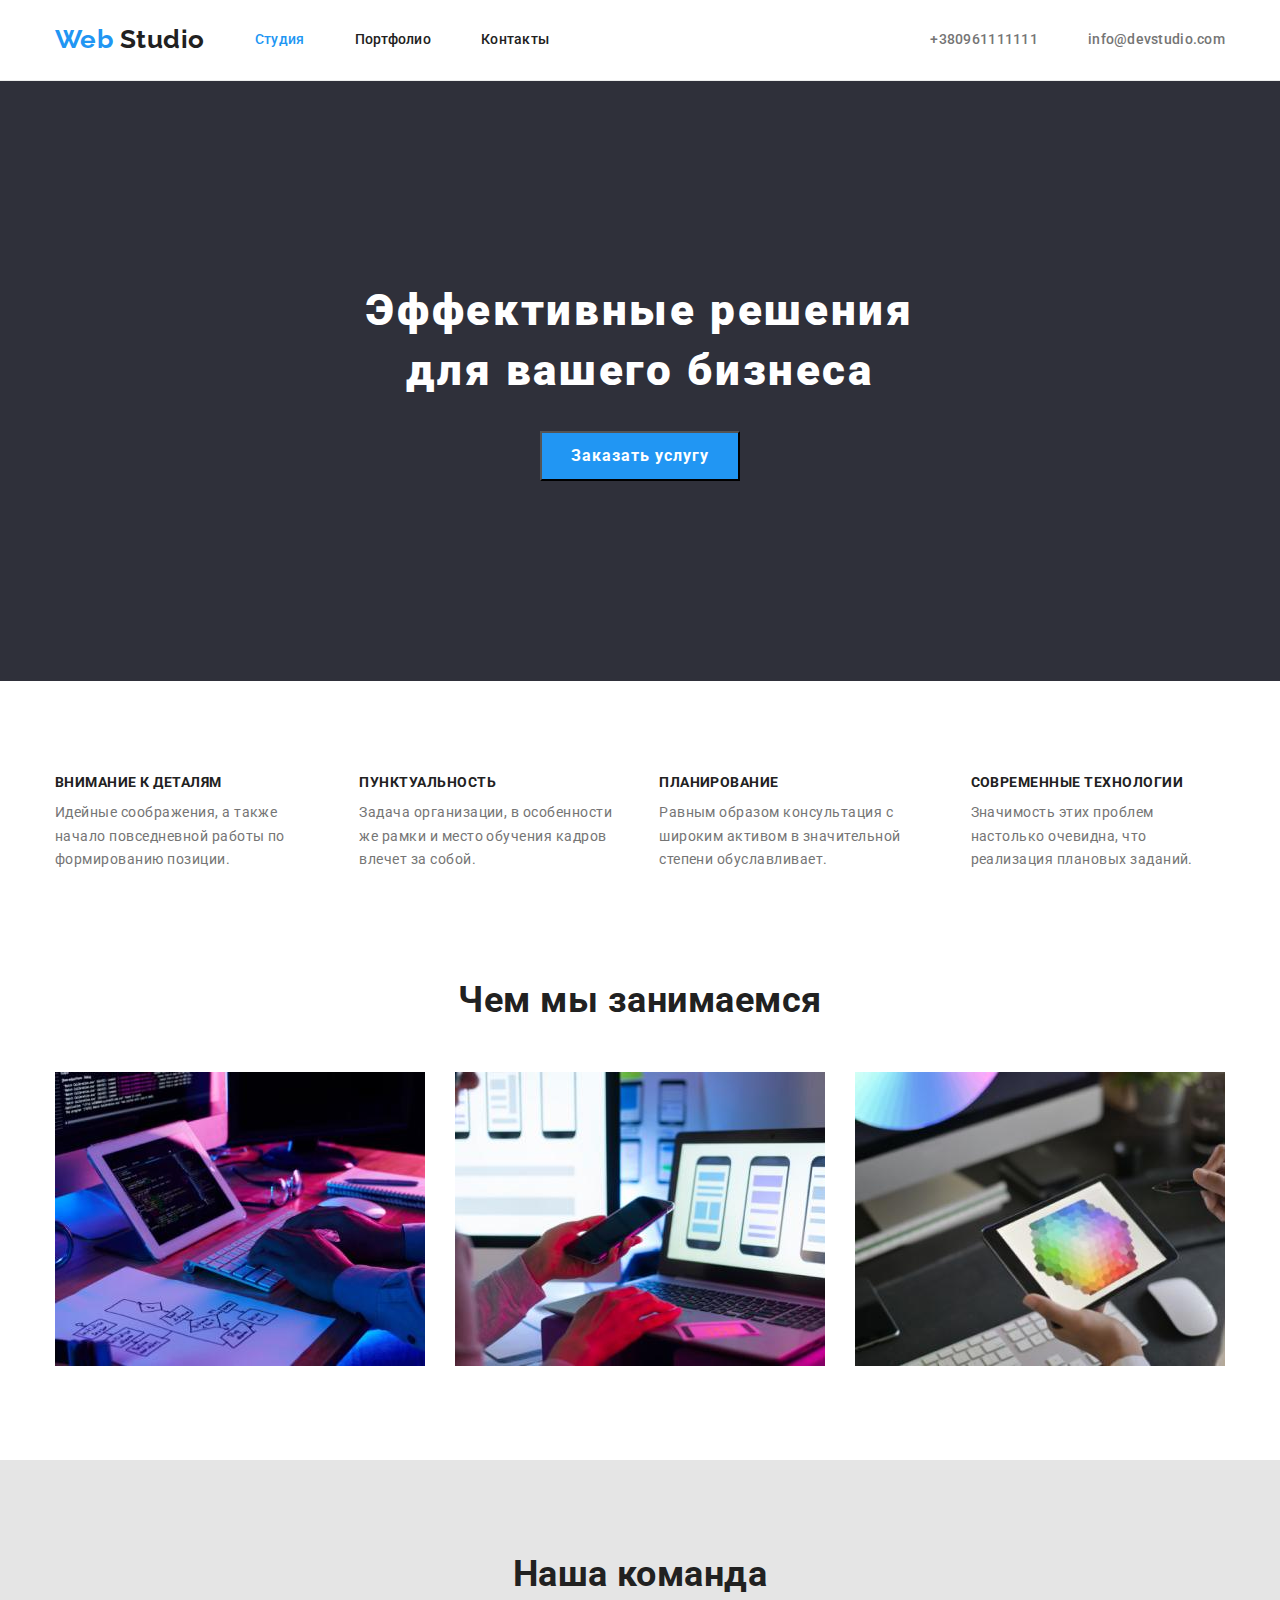
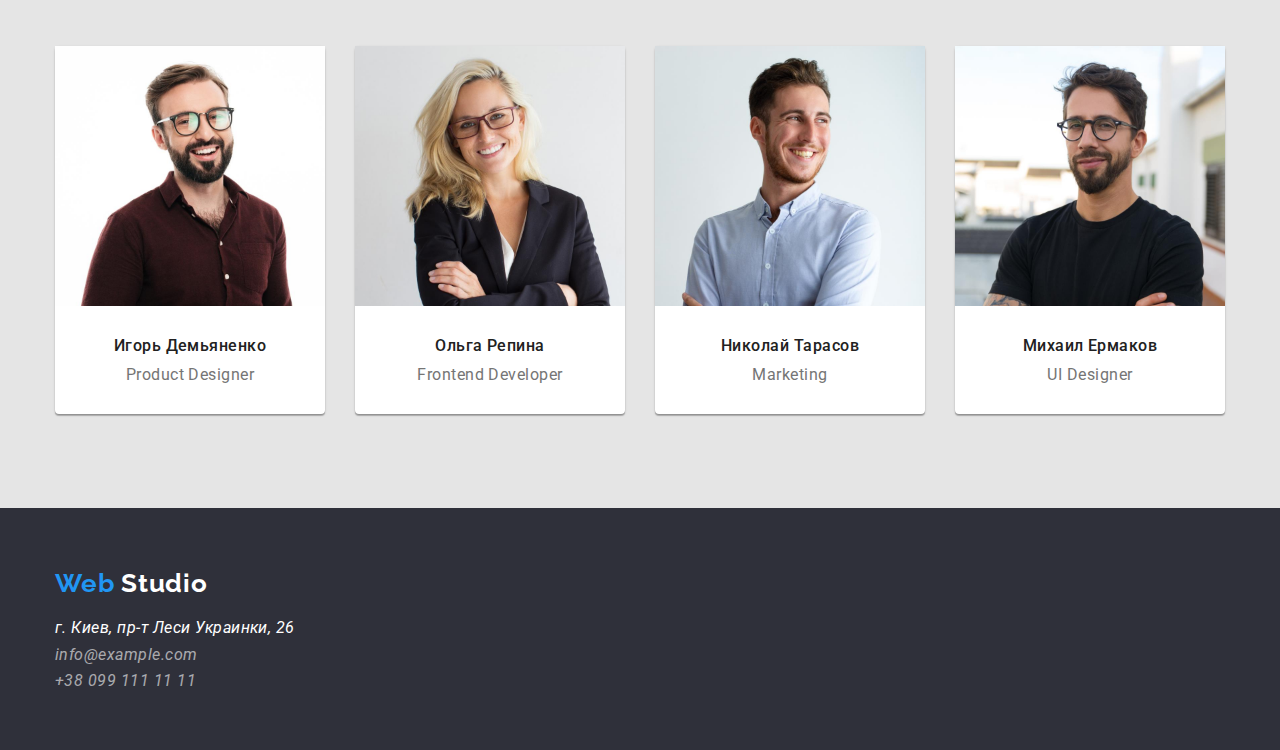
<file: index.html>
<!DOCTYPE html>
<html lang="en">
  <head>
    <meta charset="UTF-8" />
    <meta http-equiv="X-UA-Compatible" content="IE=edge" />
    <meta name="viewport" content="width=device-width, initial-scale=1.0" />
    <title>HW2</title>

  <!-- Шрифты -->
  <link rel="preconnect" href="https://fonts.googleapis.com">
  <link rel="preconnect" href="https://fonts.gstatic.com" crossorigin>
  <link href="https://fonts.googleapis.com/css2?family=Raleway:wght@700&family=Roboto:wght@400;500;700;900&display=swap" rel="stylesheet">

  <!--Нормализатор-->
  <link rel="stylesheet" href="./CSS/modern-normalize.css">

  <!--Стили-->
  <link rel="stylesheet" href="./CSS/styles.css">
  </head>


  <body>
    
    <!-----------------------Хедер----------------------------->
    
      <header class="header">
        <div class="container header-container">

          <!-- Text WebStudio-->
          <div class="logo" >
            <a href="./index.html" class="header-logo"> <span class="header-web">Web</span>  Studio</a>
          </div>

          <nav class="nav header-box-left">
            <!-- Навигация-->
            <ul class="header-list-navigation list">
              <li class="header-item"><a class="header-link current" href="./index.html" >Студия </a></li>
              <li class="header-item"><a class="header-link" href="./portfolio.html">Портфолио</a></li>
              <li class="header-item"><a class="header-link" href="./contacts.html" >Контакты </a></li>
            </ul>
          </nav>
          
          <!-- Контакты-->
          <div class="header-box-right">
            <ul class="header-contacts-list list"> 
              <li class="header-item"><a href="tel:+380961111111" class="header-contacts-link">+380961111111 </a></li>
              <li class="header-item"><a href="mailto:info@devstudio.com" class="header-contacts-link">info@devstudio.com</a></li>
            </ul>
          </div>
        </div>
      </header>
    


    <main>
      <!---------------------Герой----------------------------->
      
      <section class="hero">
        <div class="container">
          <h2 class="hero-title">Эффективные решения <br> для вашего бизнеса</h2>
      
          <button type="button" class="hero-button">Заказать услугу</button>
      
        </div>
      </section>

      <!------------------------Особенности -------------------->
      <section class="feature section"> 
        <div class="container feature">
          <h2  class="visibility">Скрытый заголовок </h2>
          

          <!-- Feature 1-->
          <ul class="feature-list list"> 
            
            <li class="feature-item"><h3 class="feature-title">Внимание к деталям</h3>
            <p class="feature-text"
              >Идейные соображения, а также начало повседневной работы по
              формированию позиции.</p
            ></li>
        
          <!-- Feature 2-->
          
            <li class="feature-item"><h3 class="feature-title">Пунктуальность</h3>
            <p class="feature-text"
              >Задача организации, в особенности же рамки и место обучения кадров
              влечет за собой.</p
            ></li>
          
            <!-- Feature 3-->
        
            <li class="feature-item"><h3 class="feature-title">Планирование</h3>
            <p class="feature-text"
              >Равным образом консультация с широким активом в значительной степени
              обуславливает.</p
            ></li>
          
            <!-- Feature 4-->
          
            <li class="feature-item"><h3 class="feature-title">Современные технологии</h3>
            <p class="feature-text"
              >Значимость этих проблем настолько очевидна, что реализация плановых
              заданий.</p
            ></li>
          
          </ul>
        </div>
      </section>


      <!---------------------- Чем мы занимаемся---------------->
      <section class="about section">
        <div class="container about">
          <h2 class="about-title section-title">Чем мы занимаемся</h2>
          <ul class="about-list list">
            <li class="about-item">
              <img class="img" src="images/box1.jpg" alt="работа с кодом" width="370"  height="294" />
            </li>
            <li class="about-item">
              <img class="img" src="images/box2.jpg" alt="разработка приложения" width="370" height="294" />
            </li>
            <li class="about-item">
              <img class="img" src="images/box3.jpg" alt="разработка дизайна" width="370" height="294" />
            </li>
          </ul>
        </div>
      </section>


      <!-------------------------Наша команда----------------->
      <section class="section team">
        <div class="container team">
          <h2 class="team-pretitle section-title">Наша команда</h2>
          <!--Команда 4 фотки с подписью-->
          <ul class="team-list list">
            <li class="team-item">
                <img class="img" class="team-picture" src="images/team-card1.jpg" alt="фото сотрудника" width="270"  />
              <div class="team-card">
                <h3 class="team-title">Игорь Демьяненко</h3>
                <p class="team-text">Product Designer</p>
              </div>
            </li>
            <li class="team-item">
                <img class="img" class="team-picture" src="images/team-card2.jpg" alt="фото сотрудника" width="270" />
              <div class="team-card">
                <h3 class="team-title">Ольга Репина</h3>
                <p class="team-text">Frontend Developer</p>
              </div>
            </li>
            <li class="team-item">
                <img class="img" class="team-picture" src="images/team-card3.jpg" alt="фото сотрудника" width="270" />
              <div class="team-card">
                <h3 class="team-title">Николай Тарасов</h3>
                <p class="team-text">Marketing</p>
              </div>
            </li>
            <li class="team-item">
                <img class="img" class="team-picture" src="images/team-card4.jpg" alt="фото сотрудника" width="270" />
              <div class="team-card">
                <h3 class="team-title">Михаил Ермаков</h3>
                <p class="team-text">UI Designer</p>
              </div>
            </li>
          </ul>
        </div>
      </section>
    </main>



    <!-----------------------------Футер ---------------------->
    <footer class="footer">
      <div class="container">
        <!-- Text WebStudio-->
        <a href="./index.html" class="footer-logo"> <span class="footer-web">Web</span>  Studio</a>
        <!--Address-->
        <address>
          <ul class="footer-list list">
            <li class="footer-item"><a href="/" class="footer-link address"> г. Киев, пр-т Леси Украинки, 26</a></li>
            <li class="footer-item"><a href="mailto:info@example.com" class="footer-link">info@example.com</a></li>
            <li class="footer-item"><a href="tel:+380991111111" class="footer-link">+38 099 111 11 11</a></li>
          </ul>
        </address>
      </div>
    </footer>
  
  </body>
</html>
</file>
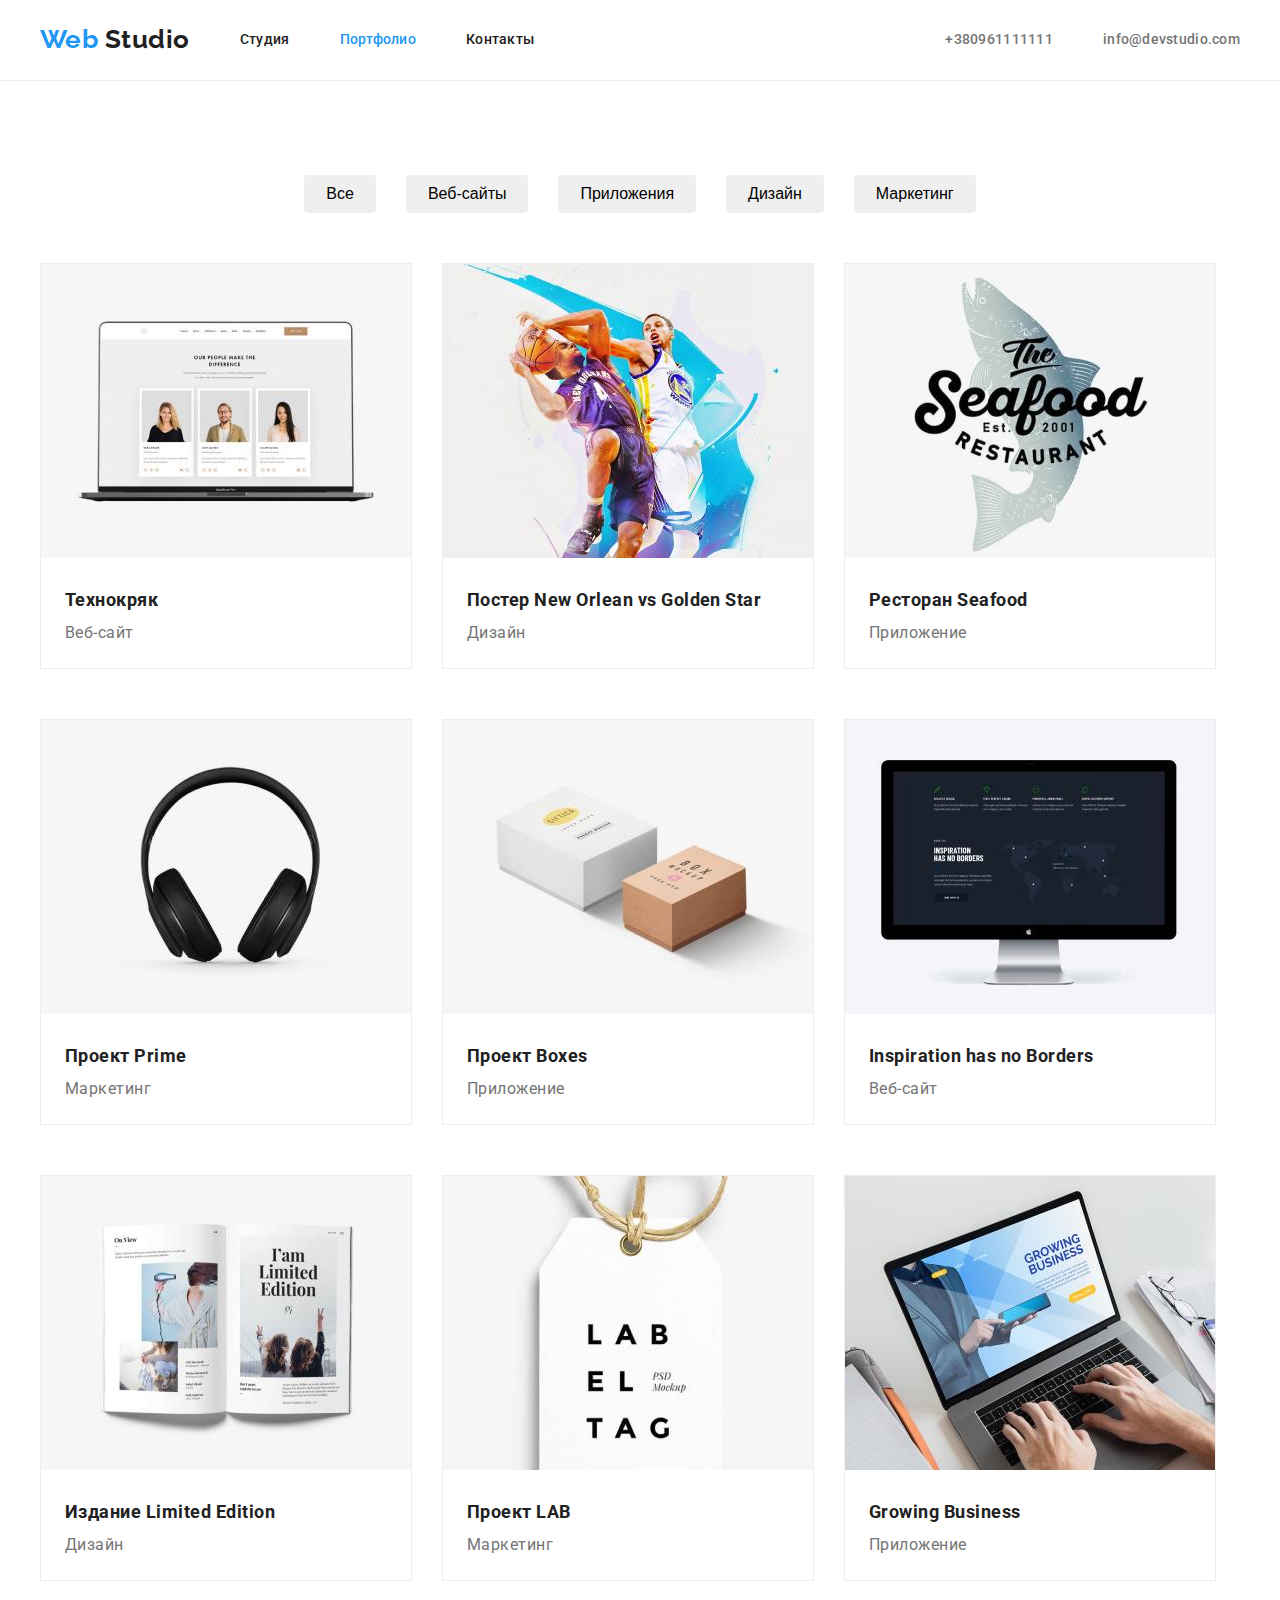
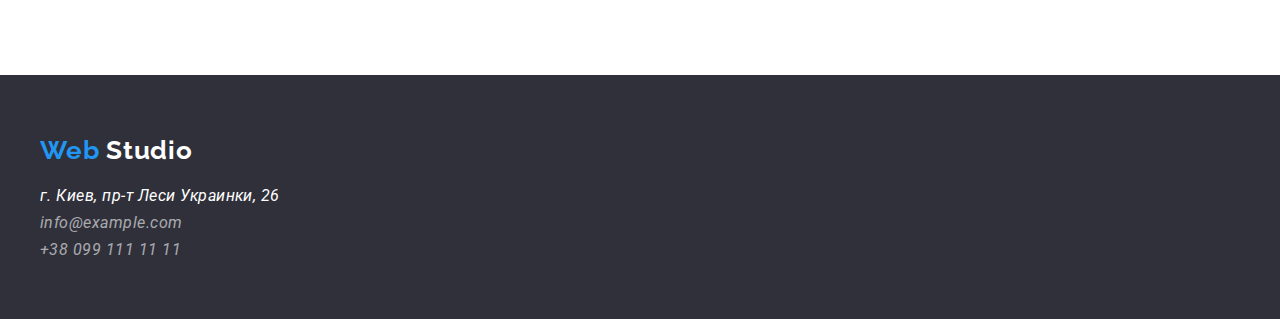
<file: portfolio.html>
<!DOCTYPE html>
<html lang="en">
  <head>
    <meta charset="UTF-8" />
    <meta http-equiv="X-UA-Compatible" content="IE=edge" />
    <meta name="viewport" content="width=device-width, initial-scale=1.0" />
    <title>Портфолио</title>

  <!-- Шрифты -->
  <link rel="preconnect" href="https://fonts.googleapis.com">
  <link rel="preconnect" href="https://fonts.gstatic.com" crossorigin>
  <link href="https://fonts.googleapis.com/css2?family=Raleway:wght@700&family=Roboto:wght@400;500;700;900&display=swap" rel="stylesheet">
  <!--Стили-->
  <link rel="stylesheet" href="./CSS/styles.css">
  </head>
<body>
      <!-----------------------Хедер----------------------------->
    
      <header class="header">
        <div class="container header-container">

          <!-- Text WebStudio-->
          <div class="logo" >
            <a href="./index.html" class="header-logo"> <span class="header-web">Web</span>  Studio</a>
          </div>

          <nav class="nav header-box-left">
            <!-- Навигация-->
            <ul class="header-list-navigation list">
              <li class="header-item"><a class="header-link" href="./index.html" >Студия </a></li>
              <li class="header-item"><a class="header-link current" href="./portfolio.html">Портфолио</a></li>
              <li class="header-item"><a class="header-link" href="./contacts.html" >Контакты </a></li>
            </ul>
          </nav>
          
          <!-- Контакты-->
          <div class="header-box-right">
            <ul class="header-contacts-list list"> 
              <li class="header-item"><a href="tel:+380961111111" class="header-contacts-link">+380961111111 </a></li>
              <li class="header-item"><a href="mailto:info@devstudio.com" class="header-contacts-link">info@devstudio.com</a></li>
            </ul>
          </div>
        </div>
      </header>

    <!--Контент-->
    <main class="main-portfolio">
        
            <!-------------------------Фильтр----------------------->
        <section class="filter">
            <div class="container">
                <h1 class="visibility">Портфолио</h1>
                <ul class="filter-list list">
                    <li class="filter-item"><button type="button" class="filter-btn">Все</button></li>
                    <li class="filter-item"><button type="button" class="filter-btn">Веб-сайты</button></li>
                    <li class="filter-item"><button type="button" class="filter-btn">Приложения</button></li>
                    <li class="filter-item"><button type="button" class="filter-btn">Дизайн</button></li>
                    <li class="filter-item"><button type="button" class="filter-btn ">Маркетинг</button></li>
                </ul>
                <!------------------------Портфолио--------------------->
                <ul class="portfolio-list list">
                    <li class="portfolio-item">
                        <a href="./index.html" class="portfolio-link">
                            <img class="img portfolio-img" src="./images/images-portfolio/img-1.jpg" alt="Технокряк" width="370"
                            height="294">
                            <div class="portfolio-card">
                                <h2 class="portfolio-title">Технокряк</h2>
                                <p class="portfolio-text">Веб-сайт</p>
                            </div>
                        </a>
                    </li>
                    <li class="portfolio-item">
                        <a href="./index.html" class="portfolio-link">
                            <img class="img portfolio-img" src="./images/images-portfolio/img-2.jpg" alt="Постер New Orlean vs Golden Star" width="370"
                            height="294">
                            <div class="portfolio-card">
                                <h2 class="portfolio-title">Постер New Orlean vs Golden Star</h2>
                                <p class="portfolio-text">Дизайн</p>
                            </div>
                            
                        </a>
                        
                    </li>
                    <li class="portfolio-item">
                        <a href="./index.html" class="portfolio-link">
                            <img class="img portfolio-img" src="./images/images-portfolio/img-3.jpg" alt="Ресторан Seafood" width="370"
                            height="294">
                            <div class="portfolio-card">
                                <h2 class="portfolio-title">Ресторан Seafood</h2>
                                <p class="portfolio-text">Приложение</p>
                            </div>
                            
                        </a>
                       
                    </li>
                    <li class="portfolio-item">
                        <a href="./index.html" class="portfolio-link">
                            <img class="img portfolio-img" src="./images/images-portfolio/img-4.jpg" alt="Проект Prime" width="370"
                            height="294">
                            <div class="portfolio-card">
                                <h2 class="portfolio-title">Проект Prime</h2>
                                <p class="portfolio-text">Маркетинг</p>
                            </div>
                            
                        </a>
                       
                    </li>
                    <li class="portfolio-item">
                        <a href="./index.html" class="portfolio-link">
                            <img class="img portfolio-img" src="./images/images-portfolio/img-5.jpg" alt="Проект Boxes" width="370"
                            height="294">
                            <div class="portfolio-card">
                                <h2 class="portfolio-title">Проект Boxes</h2>
                                <p class="portfolio-text">Приложение</p>
                            </div>
                            
                        </a>
                        
                    </li>
                    <li class="portfolio-item">
                        <a href="./index.html" class="portfolio-link">
                            <img class="img portfolio-img" src="./images/images-portfolio/img-6.jpg" alt="Inspiration has no Borders" width="370"
                            height="294">
                            <div class="portfolio-card">
                                <h2 class="portfolio-title">Inspiration has no Borders</h2>
                                <p class="portfolio-text">Веб-сайт</p>
                            </div>
                            
                        </a>
                        
                    </li>
                    <li class="portfolio-item">
                        <a href="./index.html" class="portfolio-link">
                            <img class="img portfolio-img" src="./images/images-portfolio/img-7.jpg" alt="Издание Limited Edition" width="370"
                            height="294">
                            <div class="portfolio-card">
                                <h2 class="portfolio-title">Издание Limited Edition</h2>
                                <p class="portfolio-text">Дизайн</p>
                            </div>
                            
                        </a>
                        
                    </li>
                    <li class="portfolio-item">
                        <a href="./index.html" class="portfolio-link">
                            <img class="img portfolio-img" src="./images/images-portfolio/img-8.jpg" alt="Проект LAB" width="370"
                            height="294">
                            <div class="portfolio-card">
                                <h2 class="portfolio-title">Проект LAB</h2>
                                <p class="portfolio-text">Маркетинг</p>
                            </div>
                            
                        </a>
                    </li>
                    <li class="portfolio-item">
                        <a href="./index.html" class="portfolio-link">
                            <img class="img portfolio-img" src="./images/images-portfolio/img-9.jpg" alt="Growing Business" width="370"
                            height="294">
                            <div class="portfolio-card">
                                <h2 class="portfolio-title">Growing Business</h2>
                                <p class="portfolio-text">Приложение</p>
                            </div>
                            
                        </a>
                       
                    </li>
                </ul>
            </div>
        </section>  

    </main>

    <!-----------------------------Футер ---------------------->
    
    <footer class="footer">
        <div class="container">
          <!-- Text WebStudio-->
          <a href="./index.html" class="footer-logo"> <span class="footer-web">Web</span>  Studio</a>
          <!--Address-->
          <address>
            <ul class="footer-list list">
              <li class="footer-item"><a href="/" class="footer-link address"> г. Киев, пр-т Леси Украинки, 26</a></li>
              <li class="footer-item"><a href="mailto:info@example.com" class="footer-link">info@example.com</a></li>
              <li class="footer-item"><a href="tel:+380991111111" class="footer-link">+38 099 111 11 11</a></li>
            </ul>
          </address>
        </div>
      </footer>


</body>
</html>
</file>
<file: CSS/styles.css>
/*  цвет основного текста #212121 */
/* Вторичный цвет текста  #757575 */
/* Белый #FFFFFF */
/* Акцент #2196F3;
 */
/* Вторичный цвет фона #E5E5E5 */
/* Третичный цвет фона #2F303A */

/* Portfolio.html 
Фильтр background: #F5F4FA;

*/

:root { 
  --main-text: #212121;
  --second-text: #757575;
  --third-text: #FFFFFF; 

  --main-background: #FFFFFF; 
  --second-background:#E5E5E5; 
  --third-background:#2F303A; 

  --accent:#2196F3;

  --portfolio-filter:#F5F4FA;

  
  ; 
}

h1,
h2, 
h3,
h4,
h5, 
h6,
p {
  margin-top: 0;
}

.visibility {
  visibility: hidden;
  margin: 0;
  font-size: 0;
}

.container {
  width: 1200px;
  padding-left: 15px;
  padding-right: 15px;
  margin: 0 auto;
}


body {
  background-color: var(--main-background);
  font-family: 'Roboto', sans-serif;
  font-weight: 400;
  color: var(--main-text);

  text-align: left;
  letter-spacing: 0.03em;
  margin: 0;
}

.header-link.current { 
  color: var(--accent);
}

.section {
  padding-bottom: 94px;
}

.img { 
  display: block; 
  max-width:100%; 
  height: auto;
}

/* -----------------Стилизация списков------------------------ */
.list { 
  list-style: none;
  margin: 0;
  padding-inline-start: 0;
}

/* Убирает подчеркивание ссылок */
.nav .header-logo,
.list .header-link, 
.list .header-contacts-link,
.list .footer-link, 
.footer-logo {
  text-decoration: none; 
}



/* -----------------------Хедер------------------------------- */
/*----------------------- Стилизация лого ---------------------*/
.header { 
  border-bottom: 1px solid #ECECEC;
}

.header-container { 
  display: flex;
  align-items: center;
  
  
}


.logo { 
  margin-right: 50px;
}

.header-logo { 
  text-decoration: none;
 
  /* padding-top: 24px;
  padding-bottom: 25px; */

  color: var(--main-text);
  font-family: Raleway;
  font-size: 26px;
  font-weight: 700;
  line-height: 1.2;
}

.footer-logo { 
  display: inline-block;
  margin-bottom: 20px;

  color: var(--third-text);
  font-family: Raleway;
  font-weight: 700;
  font-size: 26px;
  line-height: 1.2;
  letter-spacing: 0.03em;

}

.header-logo .header-web,
.footer-logo .footer-web {
  color: var(--accent);
}





/* --------------------Стилизация навигации------------------- */
.header-link,
.header-contacts-link { 
  color: var(--main-text);
  font-size: 14px;
  font-weight: 500;
  line-height: 1.14;
  letter-spacing: 0.02em;

}

.header-contacts-link { 
  color: var(--second-text);
}

.header-link.now { 
  color: var(--accent);
}

.header-link:hover,
.header-link:focus,
.header-contacts-link:hover, 
.header-contacts-link:focus { 
  color: var(--accent); 
}

.header-list-navigation, 
.header-contacts-list { 
  display: flex;
  margin: 0;
  padding: 0 ;
}


/* .header-list-navigation>.header-item:not(:last-child) ,
.header-contacts-list>.header-item:not(:last-child) {
  margin-right: 50px;
} */
.header-list-navigation .header-item +.header-item,
.header-contacts-list .header-item + .header-item { 
  margin-left: 50px;
}

.header-box-right { 
  margin-left: auto;
}

.header-link, .header-contacts-link { 
  display: block;
  padding-top: 32px;
  padding-bottom: 32px; 
}

/*----------------------------- Футер------------------------ */
.footer { 
  background-color: var(--third-background);
  padding-top: 60px;
  padding-bottom: 60px;
}

.footer-list .footer-link { 
  color: rgba(255,255,255,0.6) ;
}

.container .address { 
  color: var(--third-text);
}

.footer-item:nth-child(-n+2) {
  margin-bottom: 8px;
  
}


/* -------------------------Герой--------------------------- */
.hero { 
  color: var(--third-text);
  background-color: var(--third-background);
  text-align: center;

  padding-top: 200px;
  padding-bottom: 200px;
  
}
.hero-title { 
  font-size: 44px;
  font-weight: 900;
  line-height: 1.36;
  letter-spacing: 0.06em;

  margin-top: 0;
  margin-bottom: 0;
}

.hero-button { 
  color: var(--third-text);
  background-color: var(--accent);
  cursor: pointer;


  font-size: 16px;
  font-weight: 700;
  line-height: 1.87;
  letter-spacing: 0.06em;
  text-align: center;

  min-width: 200px ;
  min-height: 50px;
  margin-top: 30px;
}


/* -----------Стилизация заголовков секций h2 ----------------*/
.section-title { 
  text-align: center;

  font-size: 36px;
  font-weight: 700;
  line-height: 1.16;
  color: var(--main-text);
  
  margin-top: 0;
  margin-bottom: 50px;
}

/* --------------------Особенности---------------- */
.feature.section { 
  padding-top: 94px;
}

.feature-list { 
  display: flex;

  margin: 0;

}

.feature-item:nth-child(n+2) {
  margin-left: 30px;
}


.feature-title { 
  font-size: 14px;
  font-weight: 700;
  line-height: 1.14;
  text-transform: uppercase;

  margin: 0 0 10px 0;
}

.feature-text {
  color: var(--second-text);
  font-size: 14px;
  line-height: 1.71;

 }

 /* ----------------------Чем мы занимаемся------------------- */
 .about-list { 
   display: flex;

   margin: 0;

 }

 .about-item:nth-child(n+2) {
  margin-left: 30px;
}


 /* --------------------------Наша команда-------------- */
.section.team { 
  padding-top: 94px;
}

 .team-pretitle { 
  margin-bottom: 50px;
}

.team-card { 
  margin-top: 30px;
  margin-bottom: 30px;
}

 .team { 
   background-color: var(--second-background);
 }

 .team-list {
   display: flex;

 
 }

.team-item {
   background-color: var(--main-background);
   border-radius: 4px;

   box-shadow: 0px 1px 3px #0000001F, 0px 1px 1px #00000024, 
   0px 2px 1px #00000033;
 } 

 

.team-item:nth-child(n+2) {
  margin-left: 30px;
}

 .team-title { 
  font-size: 16px;
  font-weight: 500;
  line-height: 1.19;
  text-align: center;

  margin: 0 0 10px 0;
 }

 .team-text { 
  color: var(--second-text);
  font-size: 16px;
  line-height: 1.19;
  text-align: center;

  padding: 0;
  margin: 0;
 }

 .team-picture { 
   margin: 0 0 30px 0;
  
 }


/*-------------- Portfolio.html Стилизация фильтра------------ */

.filter-list { 
  display: flex;
  margin-bottom: 50px;
  justify-content: center;
  
}

.filter-item {

}


.filter-item:nth-child(n+2) {
  margin-left: 30px;
}

.list .filter-btn:hover, .list .filter-btn:focus { 
  background-color: var(--accent);
  color: var(--third-text);
  box-shadow: 0px 3px 1px #0000001A, 0px 1px 2px #00000014, 
    0px 2px 2px #0000001F;
}

.list .filter-btn{
  font-size: 16px;
  font-weight: 500;
  line-height: 1.62;
  text-align: center;

  cursor:pointer; 

  border: 0;
  padding: 6px 22px;
  border-radius: 4px;
}


/*---------------------------- Стилизация портфолио---------- */
.filter { 
  padding-top: 94px;
  padding-bottom: 94px;
}

.portfolio-list {
  display: flex;
  flex-wrap: wrap;
}

.portfolio-item:not(:nth-child(3n+1)) { 
  margin-left: 30px;
}

.portfolio-item { 
  margin-bottom: 50px;
}

.portfolio-item:nth-last-child(-n+3) { 
  margin-bottom: 0;
}



.portfolio-link {
  display: block;
  text-decoration: none;
  color: var(--main-text);
}

.portfolio-img {
  display: inline-block;
  margin: 0;
  padding: 0;
}

.portfolio-item { 
  border: 1px solid #EEEEEE;
}

.portfolio-card { 
  padding-top: 20px;
  padding-bottom: 20px;
  padding-left: 24px;
  padding-right: 24px;
}

.portfolio-title{
font-size: 18px;
font-weight: 700;
line-height: 2;
text-align: left;

margin: 0;

}

.portfolio-text { 
  color: var(--second-text);
  font-size: 16px;
  line-height: 1.87;
  text-align: left;

  margin: 0;
}
</file>
